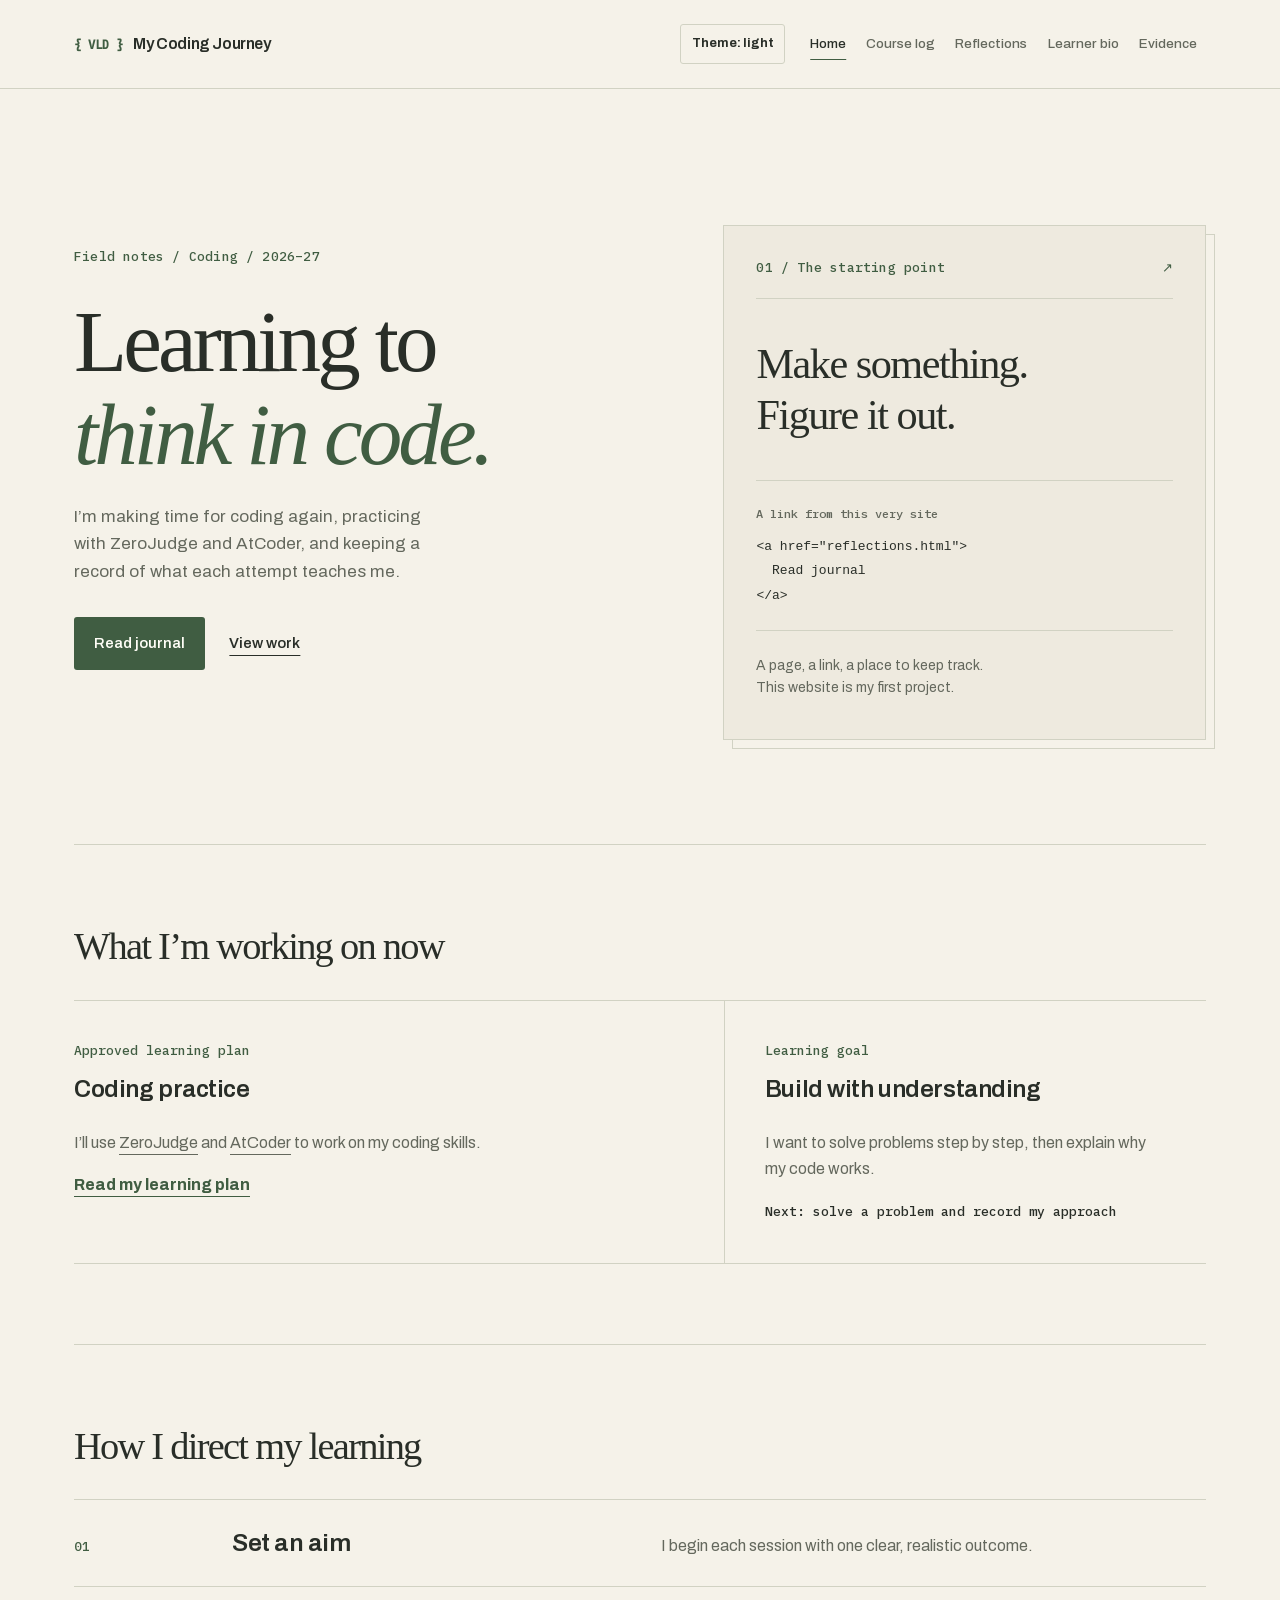
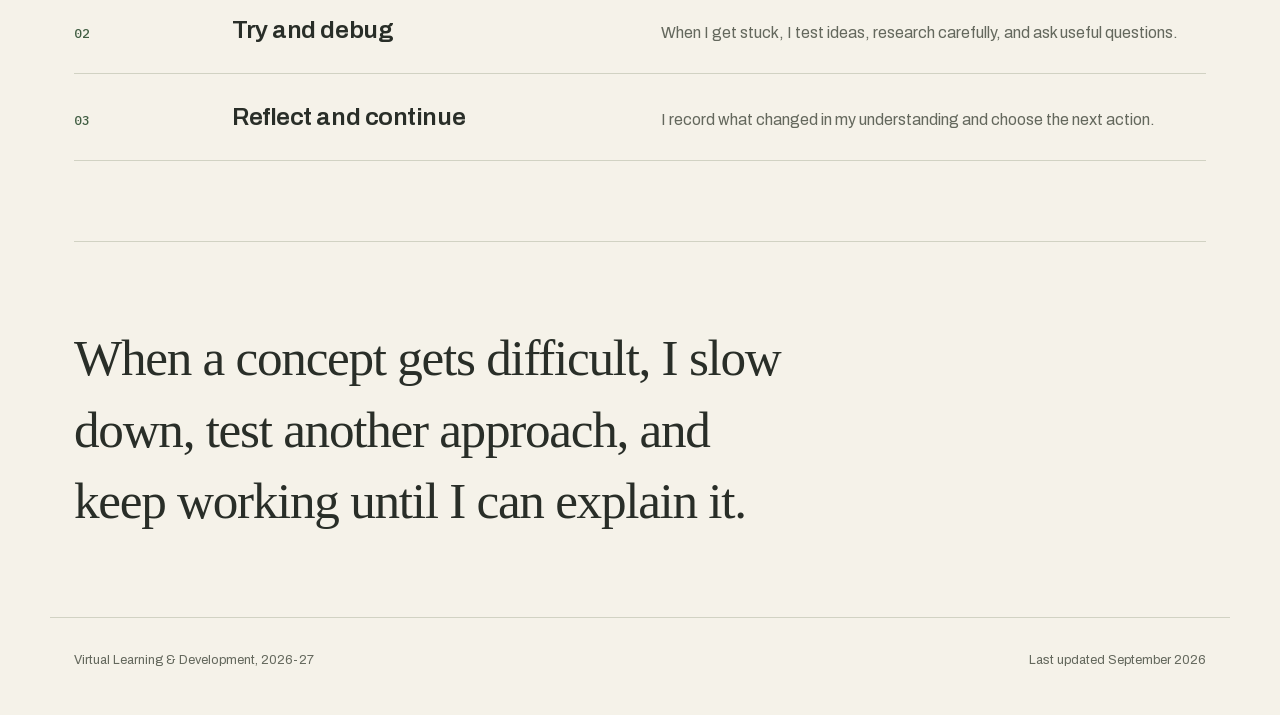
<file: index.html>
<!doctype html>
<html lang="en">
<head>
  <meta charset="utf-8">
  <meta name="viewport" content="width=device-width, initial-scale=1">
  <meta name="description" content="A year-long record of my progress learning to code through Virtual Learning and Development.">
  <meta name="theme-color" content="#111214">
  <meta property="og:title" content="My Coding Journey">
  <meta property="og:description" content="Experiments, mistakes, reflections, and small programs from a year of learning to code.">
  <meta property="og:image" content="https://abiel-tsai.github.io/vld-coding-journey/assets/images/coding-workspace.webp">
  <meta property="og:type" content="website">
  <title>My Coding Journey | VLD</title>
  <link rel="preload" href="assets/fonts/archivo-latin.woff2" as="font" type="font/woff2" crossorigin>
  <link rel="icon" href="assets/favicon.svg" type="image/svg+xml"><link rel="stylesheet" href="assets/styles.css">
  <script src="assets/site.js" defer></script>
</head>
<body>
  <a class="skip-link" href="#main">Skip to content</a>
  <header class="site-header"><div class="header-inner">
    <a class="brand" href="index.html" aria-label="My Coding Journey home"><span class="brand-mark" translate="no">{ VLD }</span> My Coding Journey</a>
    <button class="theme-toggle" type="button" aria-label="Switch between light and dark themes">Theme: <span>auto</span></button>
    <button class="nav-toggle" type="button" aria-expanded="false" aria-controls="site-nav">Menu</button>
    <nav id="site-nav" class="site-nav" aria-label="Main navigation">
      <a class="active" aria-current="page" href="index.html">Home</a><a href="course-log.html">Course log</a><a href="reflections.html">Reflections</a><a href="learner-bio.html">Learner bio</a><a href="evidence.html">Evidence</a>
    </nav>
  </div></header>

  <main id="main">
    <section class="hero">
      <div class="hero-copy">
        <p class="eyebrow">Field notes / Coding / 2026–27</p>
        <h1>Learning to <span class="accent">think in code.</span></h1>
        <p class="lede">I’m making time for coding again, practicing with ZeroJudge and AtCoder, and keeping a record of what each attempt teaches me.</p>
        <div class="hero-actions"><a class="button primary" href="reflections.html">Read journal</a><a class="button secondary" href="evidence.html">View work</a></div>
      </div>
      <figure class="hero-visual notebook">
        <div class="notebook-top"><span>01 / The starting point</span><span aria-hidden="true">↗</span></div>
        <p class="notebook-title">Make something.<br>Figure it out.</p>
        <div class="code-sample"><span class="meta-label">A link from this very site</span><pre><code>&lt;a href="reflections.html"&gt;
  Read journal
&lt;/a&gt;</code></pre></div>
        <figcaption>A page, a link, a place to keep track.<br>This website is my first project.</figcaption>
      </figure>
    </section>

    <section class="section" aria-labelledby="focus-heading">
      <h2 id="focus-heading">What I’m working on now</h2>
      <div class="focus-panel">
        <article class="focus-primary"><span class="meta-label">Approved learning plan</span><h3>Coding practice</h3><p>I’ll use <a href="https://zerojudge.tw/">ZeroJudge</a> and <a href="https://atcoder.jp/">AtCoder</a> to work on my coding skills.</p><a class="text-link" href="course-log.html">Read my learning plan</a></article>
        <article class="focus-secondary"><span class="meta-label">Learning goal</span><h3>Build with understanding</h3><p>I want to solve problems step by step, then explain why my code works.</p><p class="status-note">Next: solve a problem and record my approach</p></article>
      </div>
    </section>

    <section class="section" aria-labelledby="loop-heading">
      <h2 id="loop-heading">How I direct my learning</h2>
      <ol class="learning-path">
        <li><h3>Set an aim</h3><p>I begin each session with one clear, realistic outcome.</p></li>
        <li><h3>Try and debug</h3><p>When I get stuck, I test ideas, research carefully, and ask useful questions.</p></li>
        <li><h3>Reflect and continue</h3><p>I record what changed in my understanding and choose the next action.</p></li>
      </ol>
    </section>

    <section class="section statement" aria-label="Learning principle">
      <blockquote>When a concept gets difficult, I slow down, test another approach, and keep working until I can explain it.</blockquote>
    </section>
  </main>
  <footer><p>Virtual Learning &amp; Development, 2026-27</p><p>Last updated September 2026</p></footer>
</body>
</html>
</file>
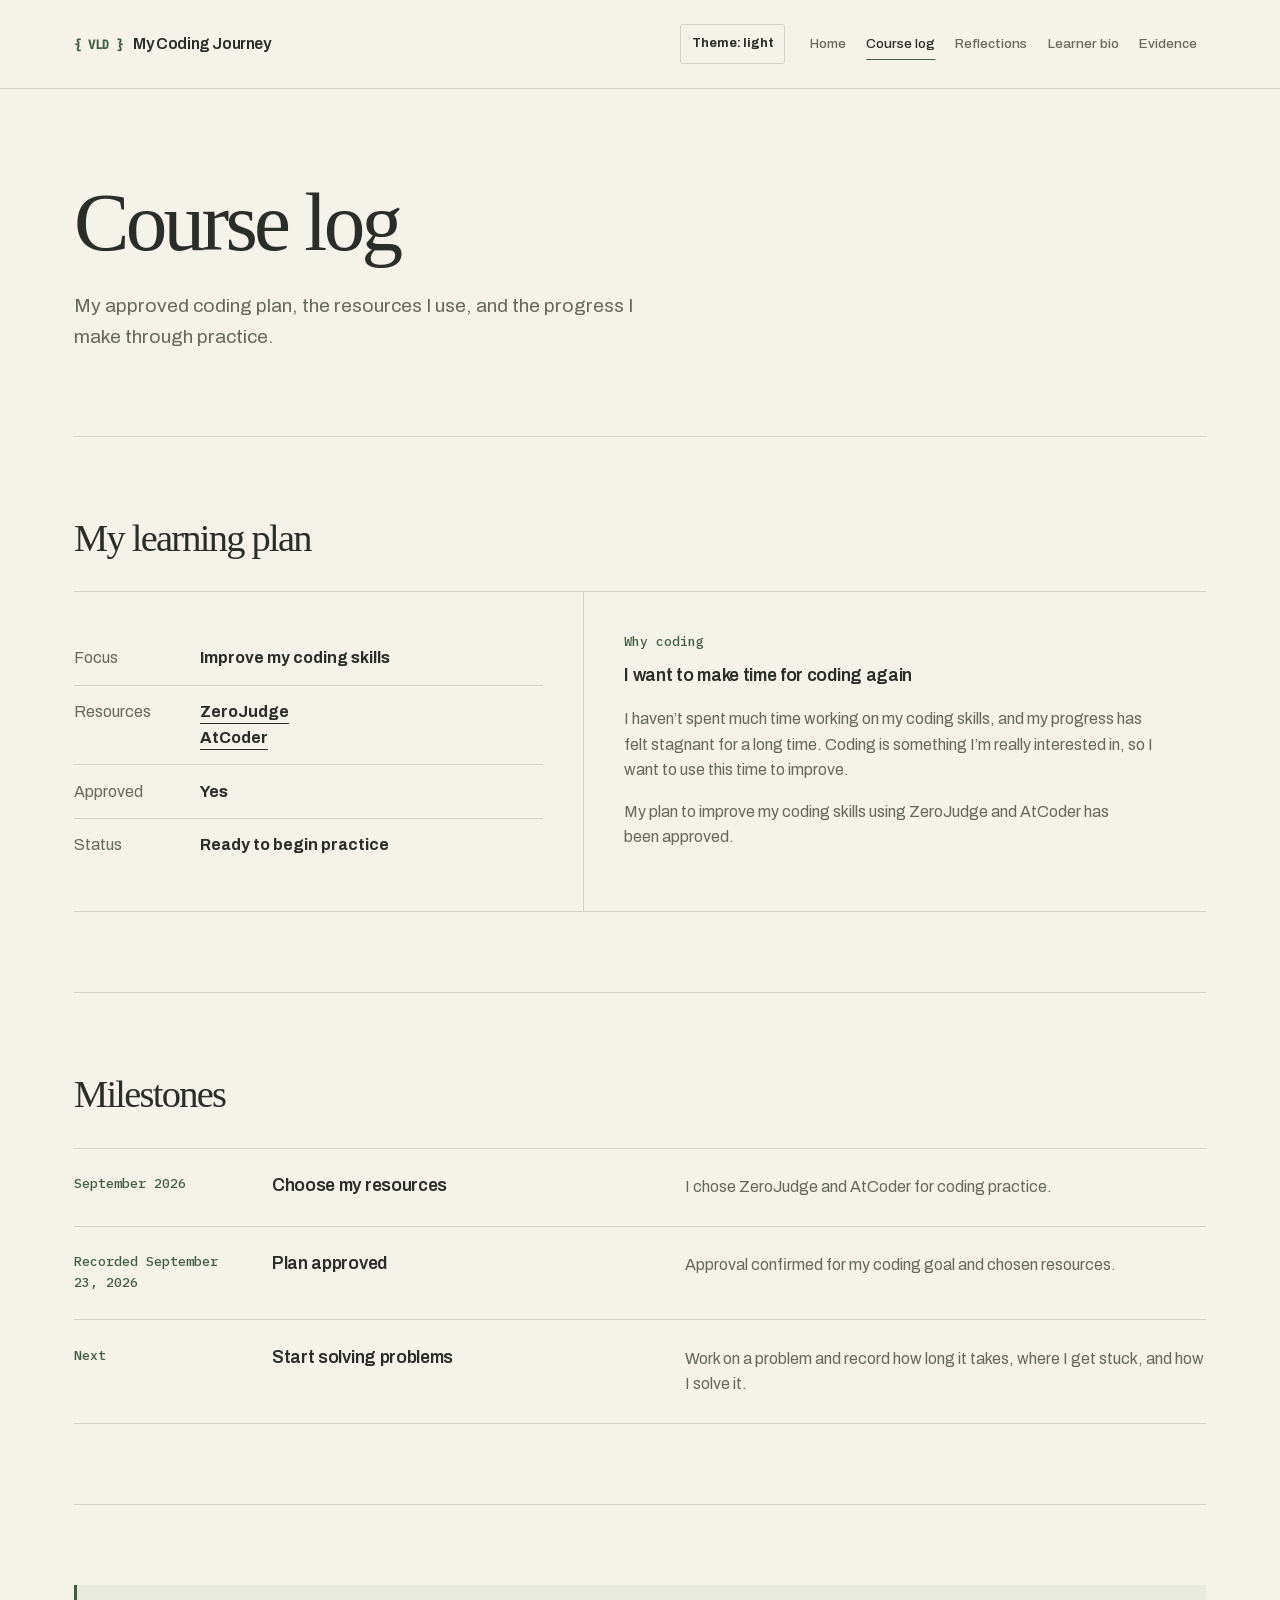
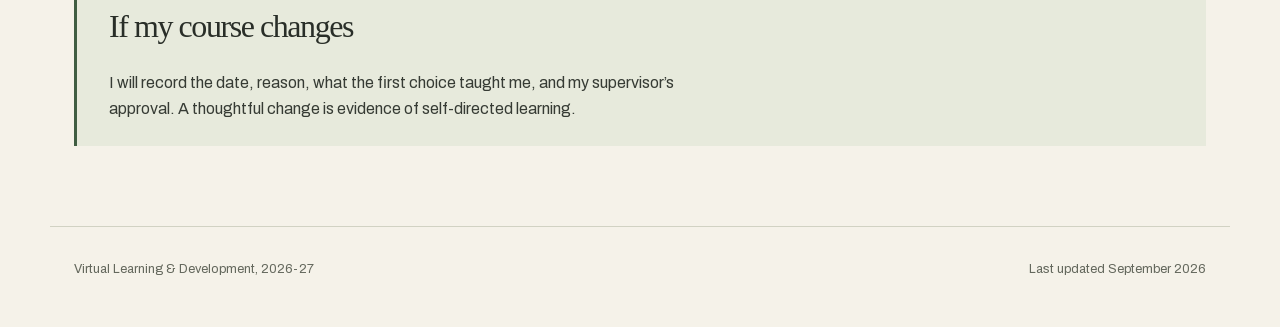
<file: course-log.html>
<!doctype html>
<html lang="en">
<head><meta charset="utf-8"><meta name="viewport" content="width=device-width, initial-scale=1"><meta name="description" content="My coding course details, choices, and progress log."><meta name="theme-color" content="#111214"><title>Course Log | My Coding Journey</title><link rel="icon" href="assets/favicon.svg" type="image/svg+xml"><link rel="stylesheet" href="assets/styles.css"><script src="assets/site.js" defer></script></head>
<body><a class="skip-link" href="#main">Skip to content</a>
<header class="site-header"><div class="header-inner"><a class="brand" href="index.html"><span class="brand-mark" translate="no">{ VLD }</span> My Coding Journey</a><button class="theme-toggle" type="button" aria-label="Switch between light and dark themes">Theme: <span>auto</span></button><button class="nav-toggle" type="button" aria-expanded="false" aria-controls="site-nav">Menu</button><nav id="site-nav" class="site-nav" aria-label="Main navigation"><a href="index.html">Home</a><a class="active" aria-current="page" href="course-log.html">Course log</a><a href="reflections.html">Reflections</a><a href="learner-bio.html">Learner bio</a><a href="evidence.html">Evidence</a></nav></div></header>
<main id="main" class="page-main">
  <header class="page-heading"><h1>Course log</h1><p>My approved coding plan, the resources I use, and the progress I make through practice.</p></header>
  <section class="section" aria-labelledby="course-details"><h2 id="course-details">My learning plan</h2><div class="split-panel"><div><dl class="details"><div><dt>Focus</dt><dd>Improve my coding skills</dd></div><div><dt>Resources</dt><dd><a href="https://zerojudge.tw/">ZeroJudge</a><br><a href="https://atcoder.jp/">AtCoder</a></dd></div><div><dt>Approved</dt><dd>Yes</dd></div><div><dt>Status</dt><dd>Ready to begin practice</dd></div></dl></div><div class="purpose-copy"><span class="meta-label">Why coding</span><h3>I want to make time for coding again</h3><p>I haven’t spent much time working on my coding skills, and my progress has felt stagnant for a long time. Coding is something I’m really interested in, so I want to use this time to improve.</p><p>My plan to improve my coding skills using ZeroJudge and AtCoder has been approved.</p></div></div></section>
  <section class="section" aria-labelledby="milestones"><h2 id="milestones">Milestones</h2><div class="timeline"><article><time>September 2026</time><h3>Choose my resources</h3><p>I chose ZeroJudge and AtCoder for coding practice.</p></article><article><time datetime="2026-09-23">Recorded September 23, 2026</time><h3>Plan approved</h3><p>Approval confirmed for my coding goal and chosen resources.</p></article><article><span class="meta-label">Next</span><h3>Start solving problems</h3><p>Work on a problem and record how long it takes, where I get stuck, and how I solve it.</p></article></div></section>
  <section class="section"><div class="callout"><h2>If my course changes</h2><p>I will record the date, reason, what the first choice taught me, and my supervisor’s approval. A thoughtful change is evidence of self-directed learning.</p></div></section>
</main><footer><p>Virtual Learning &amp; Development, 2026-27</p><p>Last updated September 2026</p></footer></body></html>
</file>
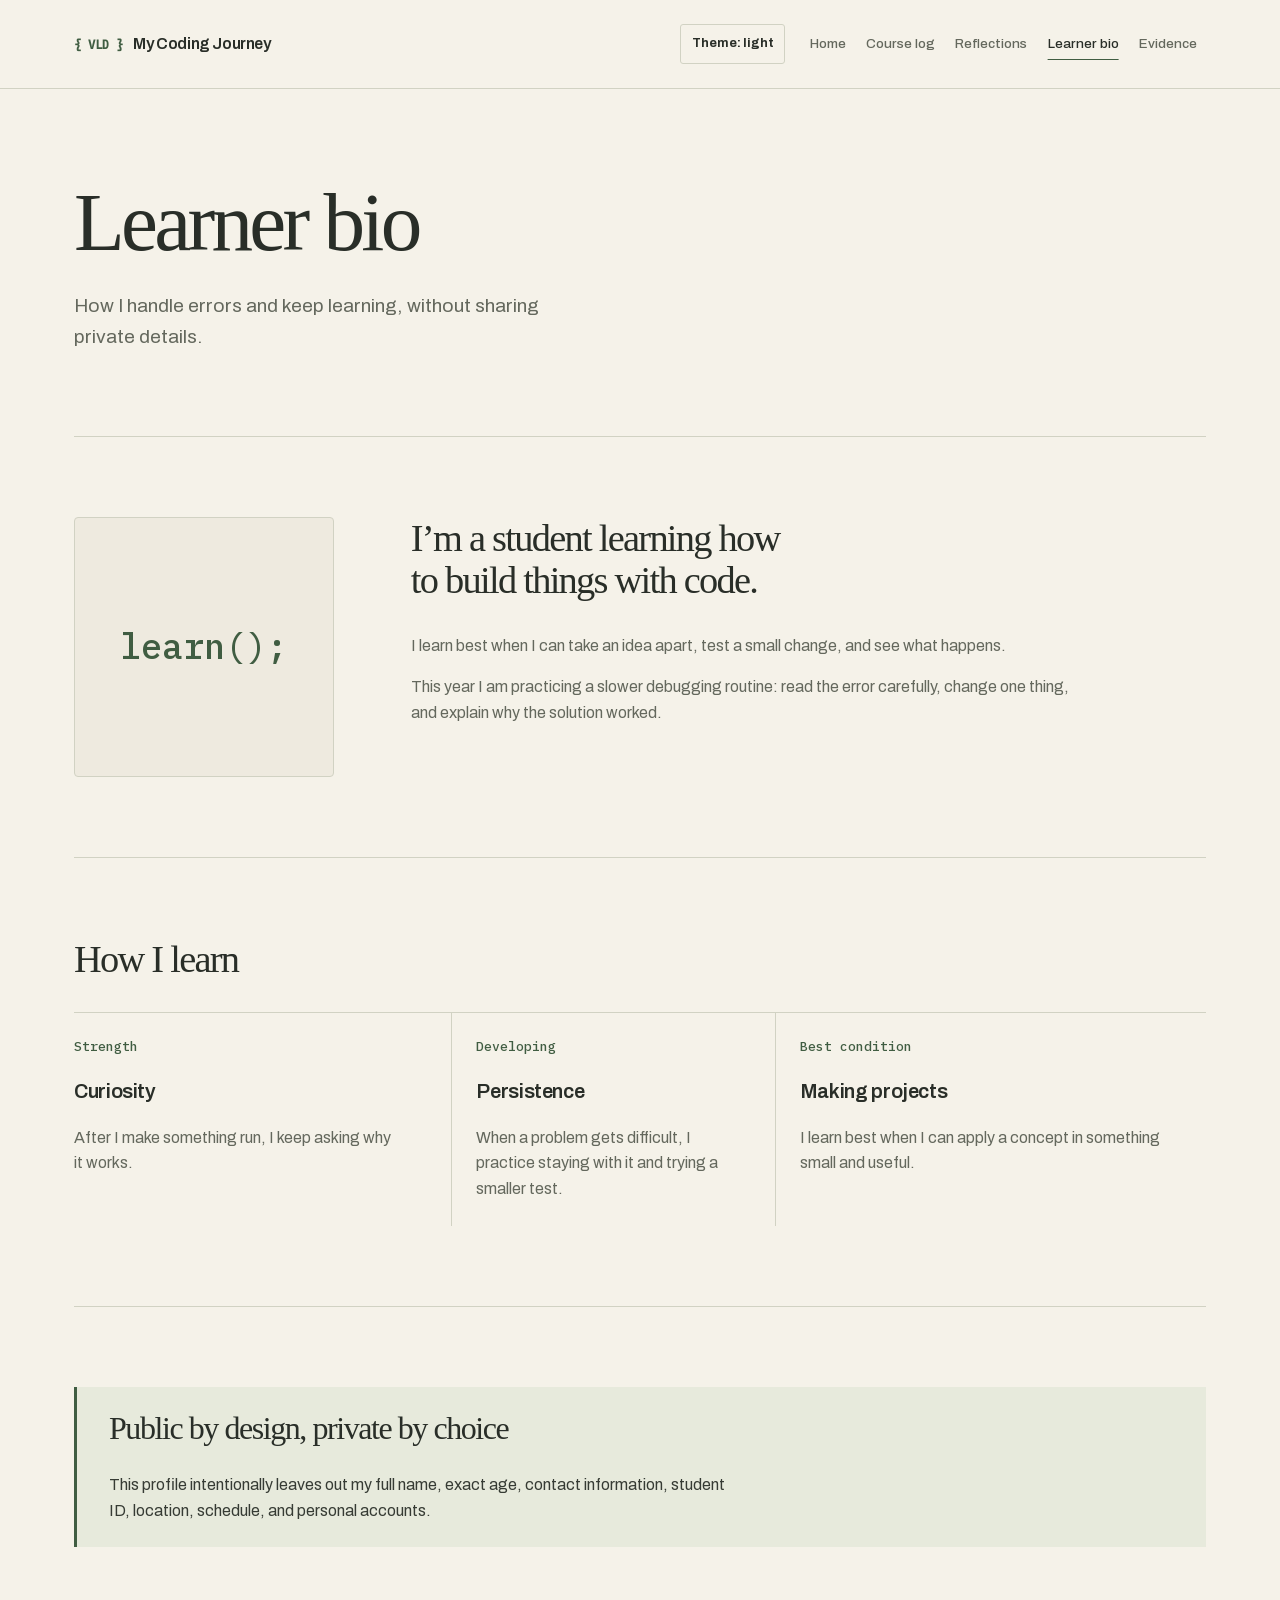
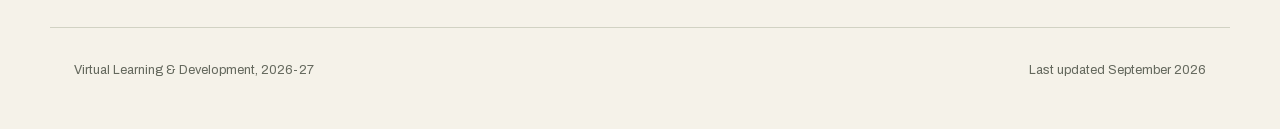
<file: learner-bio.html>
<!doctype html>
<html lang="en">
<head><meta charset="utf-8"><meta name="viewport" content="width=device-width, initial-scale=1"><meta name="description" content="A safe learner profile describing my interests and approach to coding."><meta name="theme-color" content="#111214"><title>Learner Bio | My Coding Journey</title><link rel="icon" href="assets/favicon.svg" type="image/svg+xml"><link rel="stylesheet" href="assets/styles.css"><script src="assets/site.js" defer></script></head>
<body><a class="skip-link" href="#main">Skip to content</a>
<header class="site-header"><div class="header-inner"><a class="brand" href="index.html"><span class="brand-mark" translate="no">{ VLD }</span> My Coding Journey</a><button class="theme-toggle" type="button" aria-label="Switch between light and dark themes">Theme: <span>auto</span></button><button class="nav-toggle" type="button" aria-expanded="false" aria-controls="site-nav">Menu</button><nav id="site-nav" class="site-nav" aria-label="Main navigation"><a href="index.html">Home</a><a href="course-log.html">Course log</a><a href="reflections.html">Reflections</a><a class="active" aria-current="page" href="learner-bio.html">Learner bio</a><a href="evidence.html">Evidence</a></nav></div></header>
<main id="main" class="page-main">
  <header class="page-heading"><h1>Learner bio</h1><p>How I handle errors and keep learning, without sharing private details.</p></header>
  <section class="section profile-intro" aria-labelledby="bio-heading"><div class="profile-code" aria-hidden="true">learn();</div><div class="profile-copy"><h2 id="bio-heading">I’m a student learning how to build things with code.</h2><p>I learn best when I can take an idea apart, test a small change, and see what happens.</p><p>This year I am practicing a slower debugging routine: read the error carefully, change one thing, and explain why the solution worked.</p></div></section>
  <section class="section" aria-labelledby="traits-heading"><h2 id="traits-heading">How I learn</h2><ul class="traits"><li><span class="meta-label">Strength</span><h3>Curiosity</h3><p>After I make something run, I keep asking why it works.</p></li><li><span class="meta-label">Developing</span><h3>Persistence</h3><p>When a problem gets difficult, I practice staying with it and trying a smaller test.</p></li><li><span class="meta-label">Best condition</span><h3>Making projects</h3><p>I learn best when I can apply a concept in something small and useful.</p></li></ul></section>
  <section class="section"><div class="callout"><h2>Public by design, private by choice</h2><p>This profile intentionally leaves out my full name, exact age, contact information, student ID, location, schedule, and personal accounts.</p></div></section>
</main><footer><p>Virtual Learning &amp; Development, 2026-27</p><p>Last updated September 2026</p></footer></body></html>
</file>
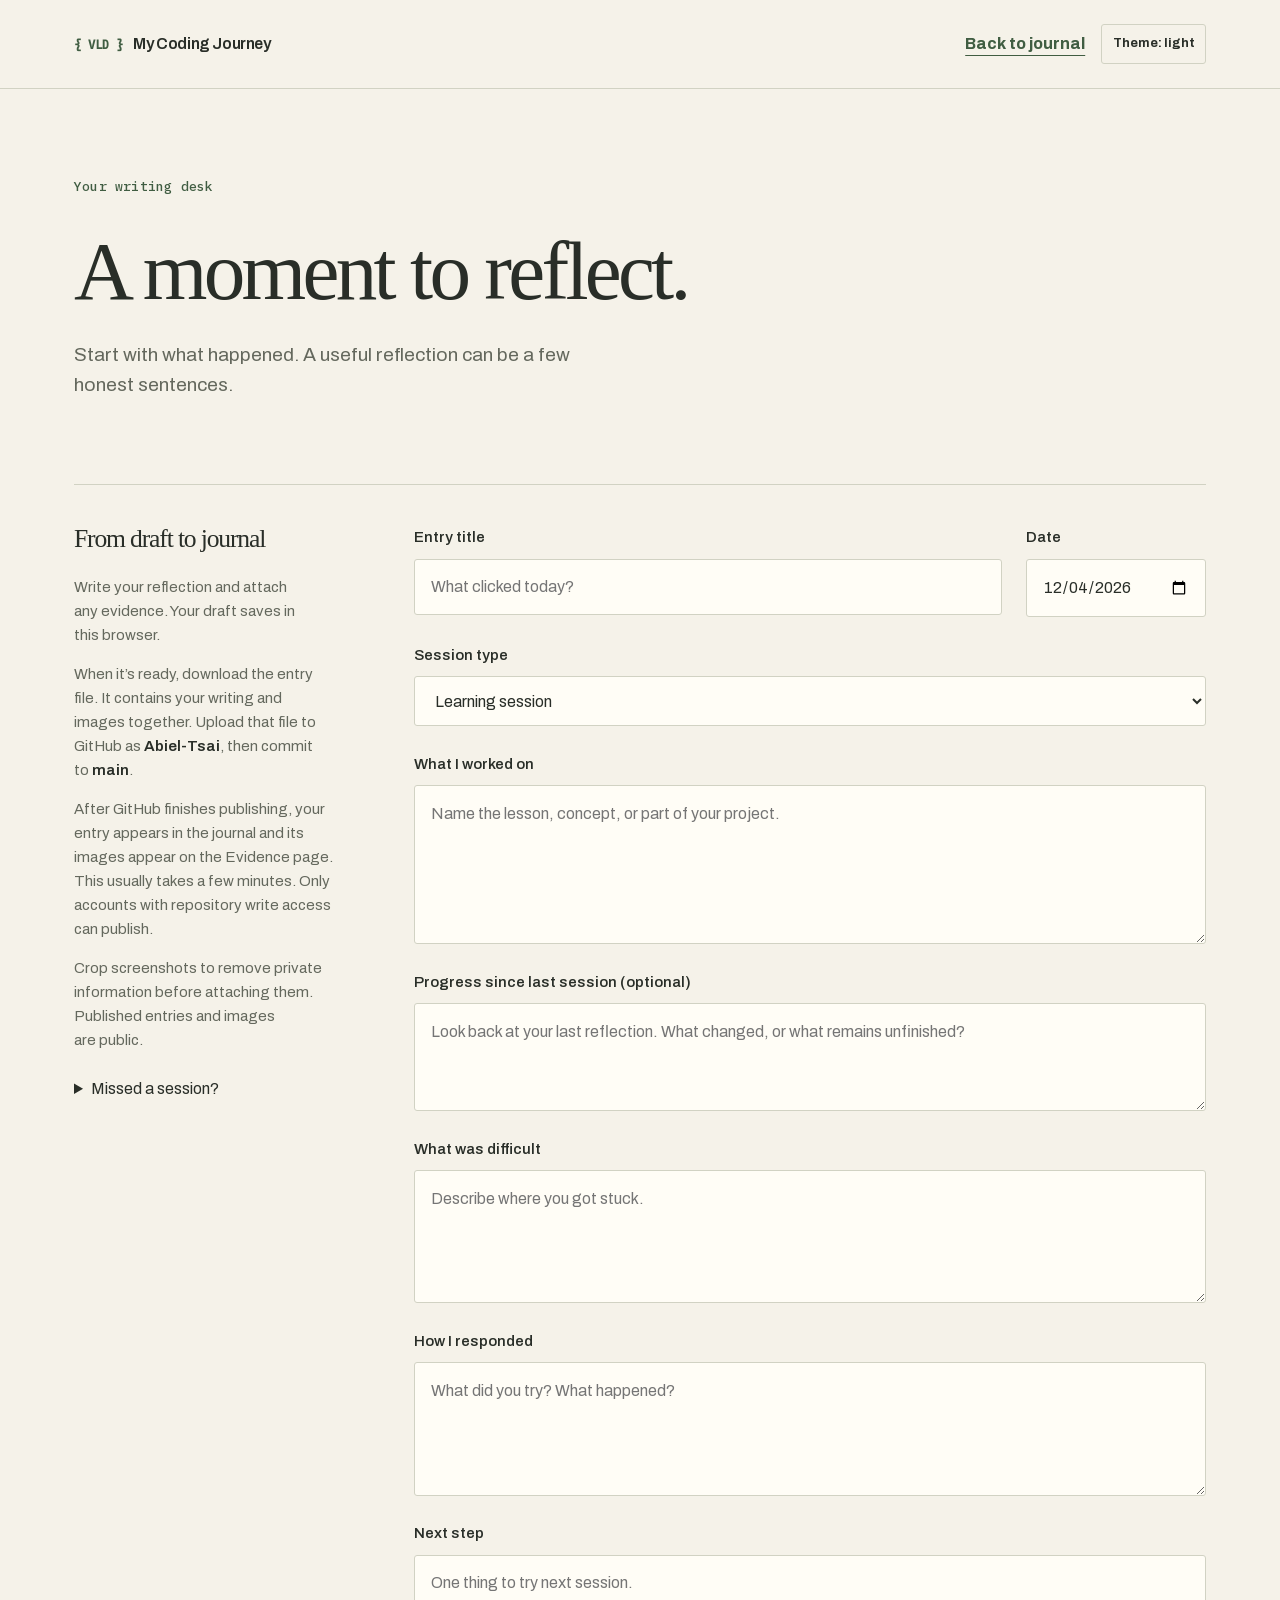
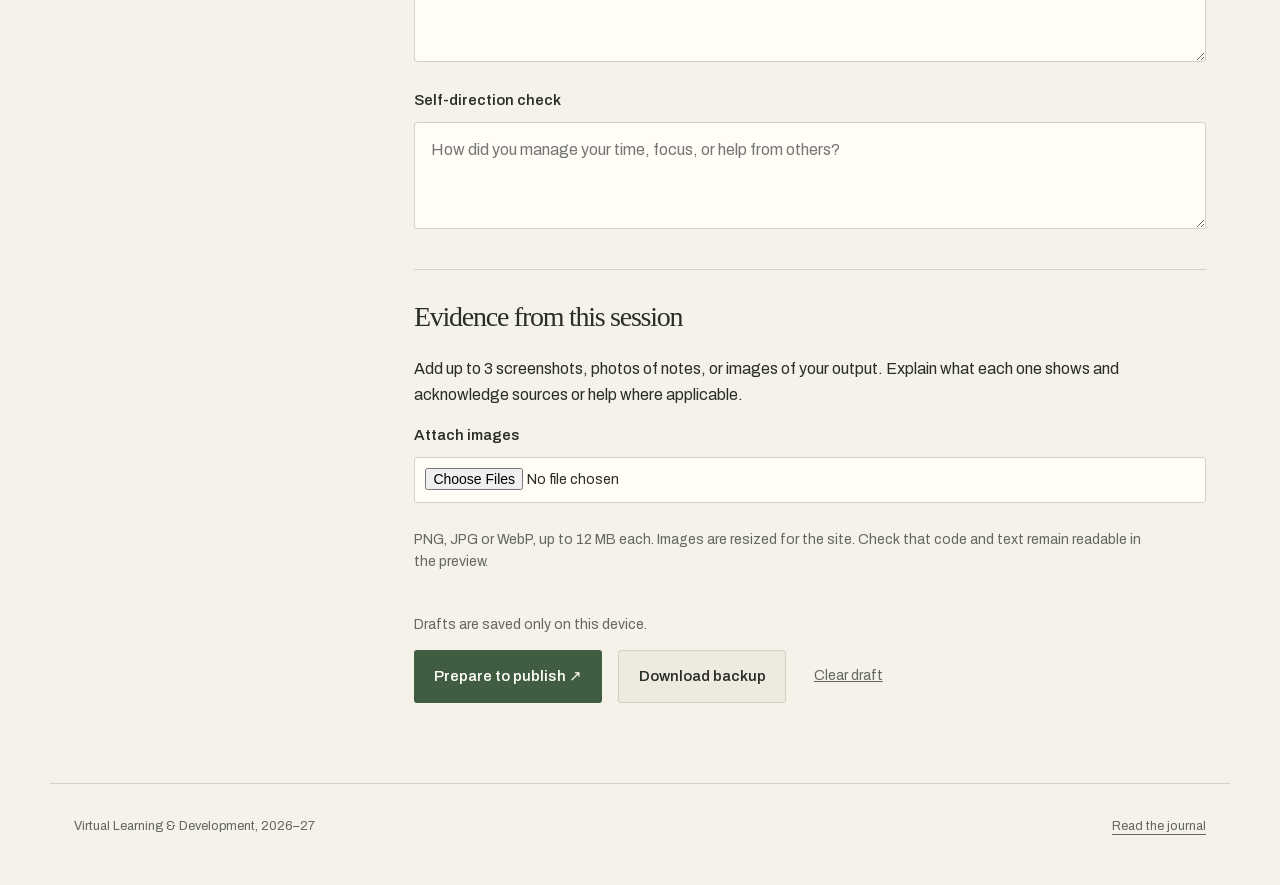
<file: write.html>
<!doctype html>
<html lang="en">
<head><meta charset="utf-8"><meta name="viewport" content="width=device-width, initial-scale=1"><meta name="robots" content="noindex"><meta name="theme-color" content="#f5f2e9"><title>Write a reflection | My Coding Journey</title><link rel="icon" href="assets/favicon.svg" type="image/svg+xml"><link rel="stylesheet" href="assets/styles.css"><script src="assets/site.js" defer></script><script src="assets/editor.js?v=20261125-caption" defer></script></head>
<body><a class="skip-link" href="#main">Skip to content</a>
<header class="site-header"><div class="header-inner"><a class="brand" href="index.html"><span class="brand-mark">{ VLD }</span> My Coding Journey</a><a class="text-link" href="reflections.html">Back to journal</a><button class="theme-toggle" type="button" aria-label="Switch between light and dark themes">Theme: <span>auto</span></button></div></header>
<main id="main" class="page-main editor-main">
  <header class="page-heading"><p class="eyebrow">Your writing desk</p><h1>A moment to reflect.</h1><p>Start with what happened. A useful reflection can be a few honest sentences.</p></header>
  <div class="editor-layout"><aside class="editor-note"><h2>From draft to journal</h2><p>Write your reflection and attach any evidence. Your draft saves in this browser.</p><p>When it’s ready, download the entry file. It contains your writing and images together. Upload that file to GitHub as <strong>Abiel-Tsai</strong>, then commit to <strong>main</strong>.</p><p>After GitHub finishes publishing, your entry appears in the journal and its images appear on the Evidence page. This usually takes a few minutes. Only accounts with repository write access can publish.</p><p>Crop screenshots to remove private information before attaching them. Published entries and images are public.</p><details><summary>Missed a session?</summary><p>Record the date you missed and say you were absent. Describe any work outside class only if you did it. Finish with a specific plan for your next session.</p></details></aside>
  <form id="reflection-form">
    <div class="editor-row"><label>Entry title<input name="title" required maxlength="120" placeholder="What clicked today?" autocomplete="off"></label><label>Date<input name="date" type="date" required></label></div>
    <label>Session type<select name="session"><option value="practice">Learning session</option><option value="absent">Absent / missed session</option></select></label>
    <p id="absence-help" class="muted" hidden>For an absence, the title, date, what happened, and next step are required. The other reflection fields and images are optional. You do not need to invent work or evidence.</p>
    <label>What I worked on<textarea name="work" required maxlength="5000" rows="5" placeholder="Name the lesson, concept, or part of your project."></textarea></label>
    <label>Progress since last session (optional)<textarea name="progress" maxlength="5000" rows="3" placeholder="Look back at your last reflection. What changed, or what remains unfinished?"></textarea></label>
    <label>What was difficult<textarea name="challenge" required maxlength="5000" rows="4" placeholder="Describe where you got stuck."></textarea></label>
    <label>How I responded<textarea name="response" required maxlength="5000" rows="4" placeholder="What did you try? What happened?"></textarea></label>
    <label>Next step<textarea name="next" required maxlength="5000" rows="3" placeholder="One thing to try next session."></textarea></label>
    <label>Self-direction check<textarea name="check" required maxlength="5000" rows="3" placeholder="How did you manage your time, focus, or help from others?"></textarea></label>
    <section class="image-attachments" aria-labelledby="image-heading"><h2 id="image-heading">Evidence from this session</h2><p>Add up to 3 screenshots, photos of notes, or images of your output. Explain what each one shows and acknowledge sources or help where applicable.</p><label for="image-input">Attach images</label><input id="image-input" type="file" accept="image/png,image/jpeg,image/webp" multiple aria-describedby="image-help image-status"><p id="image-help" class="muted">PNG, JPG or WebP, up to 12 MB each. Images are resized for the site. Check that code and text remain readable in the preview.</p><p id="image-status" role="status"></p><div id="image-list"></div></section>
    <p id="draft-status" class="draft-status" role="status">Drafts are saved only on this device.</p>
    <div class="editor-actions"><button class="button primary" type="submit">Prepare to publish ↗</button><button class="button secondary" id="download-draft" type="button">Download backup</button><button class="text-button" id="clear-draft" type="button">Clear draft</button></div>
  </form></div>
  <section id="publish-panel" class="publish-panel" hidden aria-labelledby="publish-heading"><h2 id="publish-heading">Publish your entry</h2><p id="entry-summary"></p><p id="publish-status" role="status"></p><ol class="publish-steps"><li>Download the entry file below. Your images are included inside it.</li><li>Open GitHub upload and sign in as <strong>Abiel-Tsai</strong>. Drop the downloaded <strong>.json</strong> file into the upload area. Keep the filename unchanged.</li><li>Choose <strong>Commit changes</strong> and commit directly to <strong>main</strong>. Wait a few minutes, then check your journal.</li></ol><p class="muted">Filename: <span id="entry-filename"></span></p><div class="editor-actions"><button id="download-entry" class="button primary" type="button">1. Download entry file</button><a id="github-publish" class="button secondary" href="https://github.com/Abiel-Tsai/vld-coding-journey/upload/main/_data/reflections" target="_blank" rel="noopener noreferrer">2. Open GitHub upload ↗</a><a class="text-link" href="reflections.html">Check journal</a></div><p class="muted">Downloading does not publish. Your draft stays here after publishing; clear it when you’re ready to start a new entry. If GitHub warns that the filename already exists, cancel unless you intend to replace that entry.</p></section>
  <noscript><p>The writing form needs JavaScript. You can also add an entry directly in the <a href="https://github.com/Abiel-Tsai/vld-coding-journey">GitHub repository</a>.</p></noscript>
</main><footer><p>Virtual Learning &amp; Development, 2026–27</p><a href="reflections.html">Read the journal</a></footer>
</body></html>
</file>
<file: assets/styles.css>
@font-face{font-family:Archivo;src:url("fonts/archivo-latin.woff2") format("woff2");font-style:normal;font-weight:100 900;font-display:swap}
@font-face{font-family:"IBM Plex Mono";src:url("fonts/ibm-plex-mono-500-latin.woff2") format("woff2");font-style:normal;font-weight:500;font-display:swap}
:root{color-scheme:light dark;--page:#f1f2f4;--surface:#fafaf9;--strong:#fff;--ink:#1b1c1f;--muted:#5f6268;--line:#d2d5da;--accent:#c94227;--accent-ink:#fff;--soft-accent:#f7ddd7;--image-filter:saturate(.88) contrast(1.04);--selection:#f3b8aa;--max:1180px;--radius:14px;--ease:cubic-bezier(.16,1,.3,1)}
@media(prefers-color-scheme:dark){:root{--page:#111214;--surface:#191a1d;--strong:#202125;--ink:#f2f1ed;--muted:#b0b0aa;--line:#36383d;--accent:#ff795b;--accent-ink:#19110f;--soft-accent:#3c241f;--image-filter:saturate(.78) contrast(1.08) brightness(.88);--selection:#7a3528}}
html[data-theme="light"]{color-scheme:light;--page:#f1f2f4;--surface:#fafaf9;--strong:#fff;--ink:#1b1c1f;--muted:#5f6268;--line:#d2d5da;--accent:#c94227;--accent-ink:#fff;--soft-accent:#f7ddd7;--image-filter:saturate(.88) contrast(1.04);--selection:#f3b8aa}
html[data-theme="dark"]{color-scheme:dark;--page:#111214;--surface:#191a1d;--strong:#202125;--ink:#f2f1ed;--muted:#b0b0aa;--line:#36383d;--accent:#ff795b;--accent-ink:#19110f;--soft-accent:#3c241f;--image-filter:saturate(.78) contrast(1.08) brightness(.88);--selection:#7a3528}
*{box-sizing:border-box}html{scroll-behavior:smooth}body{margin:0;background:var(--page);color:var(--ink);font-family:Archivo,ui-sans-serif,sans-serif;font-size:1rem;line-height:1.65;text-rendering:optimizeLegibility}::selection{background:var(--selection);color:var(--ink)}::-webkit-scrollbar{width:12px}::-webkit-scrollbar-track{background:var(--page)}::-webkit-scrollbar-thumb{background:var(--line);border:3px solid var(--page);border-radius:999px}a{color:inherit;text-decoration-thickness:.08em;text-underline-offset:.2em}button,a{-webkit-tap-highlight-color:transparent}button{font:inherit}:focus-visible{outline:3px solid var(--accent);outline-offset:4px}
.skip-link{position:fixed;top:-100px;left:1rem;z-index:100;padding:.65rem .9rem;border-radius:8px;background:var(--accent);color:var(--accent-ink);font-weight:750}.skip-link:focus{top:1rem}
.site-header{position:sticky;top:0;z-index:20;background:color-mix(in srgb,var(--page) 91%,transparent);border-bottom:1px solid var(--line);backdrop-filter:blur(14px)}.header-inner{display:flex;min-height:68px;max-width:var(--max);margin:0 auto;padding:0 1.5rem;align-items:center;gap:1rem}.brand{display:flex;align-items:baseline;gap:.65rem;margin-right:auto;font-weight:760;letter-spacing:-.025em;text-decoration:none;white-space:nowrap}.brand-mark{color:var(--accent);font-family:"IBM Plex Mono",monospace;font-size:.76rem;letter-spacing:0}.site-nav{display:flex;align-items:center;gap:.1rem}.site-nav a{padding:.48rem .58rem;border-radius:8px;color:var(--muted);font-size:.84rem;font-weight:650;text-decoration:none;white-space:nowrap}.site-nav a:hover,.site-nav a.active{color:var(--ink);background:var(--surface)}.nav-toggle,.theme-toggle{min-height:40px;border:1px solid var(--line);border-radius:9px;background:transparent;color:var(--ink);cursor:pointer;font-size:.78rem;font-weight:700}.nav-toggle{display:none;padding:.45rem .75rem}.theme-toggle{padding:.45rem .65rem;white-space:nowrap}.nav-toggle:hover,.theme-toggle:hover{background:var(--surface)}.nav-toggle:active,.theme-toggle:active,.button:active{transform:translateY(1px)}
main,footer{max-width:var(--max);margin:0 auto;padding-inline:1.5rem}.hero{display:grid;grid-template-columns:minmax(0,1.05fr) minmax(360px,.95fr);min-height:calc(100dvh - 69px);padding:4.5rem 0;align-items:center;gap:clamp(2rem,6vw,5rem)}.hero-copy{max-width:650px}h1,h2,h3,p{margin-top:0}h1,h2,h3{text-wrap:balance}h1{max-width:800px;margin-bottom:1.4rem;font-size:clamp(3.5rem,7vw,6rem);font-weight:790;line-height:.96;letter-spacing:-.04em}h1 .accent{color:var(--accent)}h2{font-size:clamp(1.9rem,4vw,3.1rem);font-weight:740;line-height:1.04;letter-spacing:-.035em}h3{font-size:1.1rem;line-height:1.25;letter-spacing:-.018em}.lede,.page-heading>p{max-width:65ch;color:var(--muted);font-size:clamp(1.05rem,2vw,1.2rem);line-height:1.6}.hero .lede{max-width:45ch}.hero-actions{display:flex;flex-wrap:wrap;gap:.7rem;margin-top:2rem}.button{display:inline-flex;min-height:46px;padding:.72rem 1rem;align-items:center;justify-content:center;border:1px solid transparent;border-radius:10px;font-weight:740;text-decoration:none;transition:transform .2s var(--ease),background-color .2s var(--ease);white-space:nowrap}.button.primary{background:var(--accent);color:var(--accent-ink)}.button.primary:hover{background:color-mix(in srgb,var(--accent) 86%,var(--ink))}.button.secondary{border-color:var(--line);background:var(--surface);color:var(--ink)}.button.secondary:hover{background:var(--strong)}.hero-visual{margin:0}.hero-image-wrap{position:relative;overflow:hidden;aspect-ratio:4/5;border-radius:var(--radius);background:var(--surface)}.hero-image-wrap:after{content:"";position:absolute;inset:0;border:1px solid color-mix(in srgb,var(--ink) 18%,transparent);border-radius:inherit;pointer-events:none}.hero-image-wrap img{width:100%;height:100%;object-fit:cover;filter:var(--image-filter)}.hero-visual figcaption{max-width:38ch;margin-top:.75rem;color:var(--muted);font-family:"IBM Plex Mono",monospace;font-size:.75rem}
.section{padding:clamp(4.5rem,9vw,8rem) 0;border-top:1px solid var(--line)}.section>h2{max-width:14ch;margin-bottom:2rem}.section-intro{max-width:65ch;margin:-1rem 0 2.5rem;color:var(--muted)}.focus-panel{display:grid;grid-template-columns:1.15fr .85fr;overflow:hidden;border:1px solid var(--line);border-radius:var(--radius);background:var(--surface)}.focus-primary,.focus-secondary{padding:clamp(1.5rem,4vw,3rem)}.focus-primary{border-right:1px solid var(--line)}.meta-label{display:block;margin-bottom:.7rem;color:var(--accent);font-family:"IBM Plex Mono",monospace;font-size:.74rem}.focus-panel h3{font-size:clamp(1.4rem,3vw,2rem)}.focus-panel p{max-width:52ch;color:var(--muted)}.text-link{color:var(--accent);font-weight:720;text-decoration-thickness:1px}.status-note{margin:1.3rem 0 0;color:var(--ink)!important;font-family:"IBM Plex Mono",monospace;font-size:.76rem}
.learning-path{margin:0;padding:0;list-style:none;counter-reset:step}.learning-path li{display:grid;grid-template-columns:110px minmax(180px,.7fr) minmax(0,1fr);gap:clamp(1rem,4vw,3rem);padding:1.6rem 0;align-items:baseline;border-bottom:1px solid var(--line);counter-increment:step}.learning-path li:first-child{border-top:1px solid var(--line)}.learning-path li:before{content:"0" counter(step);color:var(--accent);font-family:"IBM Plex Mono",monospace;font-size:.82rem}.learning-path h3,.learning-path p{margin-bottom:0}.learning-path h3{font-size:clamp(1.2rem,2.2vw,1.55rem)}.learning-path p{color:var(--muted)}.statement{display:block}.statement blockquote{max-width:880px;margin:0 auto;font-size:clamp(2rem,5vw,4.4rem);font-weight:720;line-height:1.05;letter-spacing:-.035em;text-wrap:balance}
.page-main{min-height:75vh}.page-heading{max-width:920px;padding:clamp(5rem,10vw,9rem) 0 clamp(3rem,7vw,6rem)}.page-heading h1{max-width:12ch}.page-context{margin-bottom:1rem;color:var(--accent);font-family:"IBM Plex Mono",monospace;font-size:.78rem}.split-panel{display:grid;grid-template-columns:.9fr 1.1fr;border:1px solid var(--line);border-radius:var(--radius);background:var(--surface)}.split-panel>*{padding:clamp(1.5rem,4vw,3rem)}.split-panel>*+*{border-left:1px solid var(--line)}.details{margin:0}.details div{display:grid;grid-template-columns:110px 1fr;gap:1rem;padding:.85rem 0;border-bottom:1px solid var(--line)}.details div:last-child{border-bottom:0}.details dt{color:var(--muted)}.details dd{margin:0;font-weight:700}.purpose-copy p{color:var(--muted)}.timeline{margin:0;padding:0;list-style:none}.timeline article{display:grid;grid-template-columns:150px minmax(180px,.7fr) 1fr;gap:clamp(1rem,4vw,3rem);padding:1.6rem 0;border-bottom:1px solid var(--line)}.timeline article:first-child{border-top:1px solid var(--line)}.timeline time{color:var(--accent);font-family:"IBM Plex Mono",monospace;font-size:.78rem}.timeline h3,.timeline p{margin-bottom:0}.timeline p{color:var(--muted)}.callout{padding:clamp(1.4rem,4vw,2.5rem);border:1px solid var(--line);border-radius:var(--radius);background:var(--soft-accent)}.callout h2{font-size:clamp(1.35rem,3vw,2rem)}.callout p{max-width:70ch;margin-bottom:0;color:color-mix(in srgb,var(--ink) 78%,var(--muted))}
.journal-list{display:grid;gap:1.5rem}.journal-entry{padding:clamp(1.3rem,4vw,2.5rem);border:1px solid var(--line);border-radius:var(--radius);background:var(--surface)}.journal-entry>header{display:flex;justify-content:space-between;gap:1rem;padding-bottom:1.2rem;border-bottom:1px solid var(--line)}.journal-entry .week{margin-bottom:.4rem;color:var(--accent);font-family:"IBM Plex Mono",monospace;font-size:.75rem}.journal-entry time{color:var(--muted);white-space:nowrap}.reflection-grid{display:grid;grid-template-columns:repeat(2,1fr);gap:1.5rem 2.5rem;padding-top:1.6rem}.reflection-grid h3{margin-bottom:.5rem}.reflection-grid p,.self-check{color:var(--muted)}.self-check{margin:1rem 0 0;padding-top:1rem;border-top:1px solid var(--line)}details.template-entry{border:1px dashed var(--line);border-radius:var(--radius)}details.template-entry summary{padding:1.2rem 1.4rem;cursor:pointer;font-weight:720}details.template-entry[open] summary{border-bottom:1px dashed var(--line)}.template-content{padding:1.4rem}
.profile-intro{display:grid;grid-template-columns:260px 1fr;gap:clamp(2rem,6vw,5rem);align-items:start}.profile-code{display:grid;min-height:260px;place-items:center;border-radius:var(--radius);background:var(--accent);color:var(--accent-ink);font-family:"IBM Plex Mono",monospace;font-size:clamp(1.4rem,4vw,2.2rem)}.profile-copy{max-width:680px}.profile-copy p{color:var(--muted)}.traits{display:grid;grid-template-columns:1.05fr .9fr 1.2fr;margin:0;padding:0;list-style:none;border-top:1px solid var(--line)}.traits li{padding:1.5rem 1.5rem 1.5rem 0}.traits li+li{padding-left:1.5rem;border-left:1px solid var(--line)}.traits .meta-label{margin-bottom:1.2rem}.traits p{margin-bottom:0;color:var(--muted)}
.project-feature{display:grid;grid-template-columns:1.15fr .85fr;overflow:hidden;border:1px solid var(--line);border-radius:var(--radius);background:var(--surface)}.project-media{min-height:420px;background:var(--strong)}.project-media img{width:100%;height:100%;object-fit:cover;filter:var(--image-filter)}.project-copy{padding:clamp(1.5rem,4vw,3rem);align-self:center}.project-copy p{color:var(--muted)}.tag-list{display:flex;flex-wrap:wrap;gap:.45rem;margin:1.5rem 0 0;padding:0;list-style:none}.tag-list li{padding:.3rem .58rem;border:1px solid var(--line);border-radius:999px;color:var(--muted);font-family:"IBM Plex Mono",monospace;font-size:.7rem}.next-project{display:grid;grid-template-columns:.35fr 1fr;gap:2rem;padding:2rem 0;border-top:1px solid var(--line);border-bottom:1px solid var(--line)}.next-project p{max-width:65ch;margin-bottom:0;color:var(--muted)}.evidence-list{display:grid;grid-template-columns:1.1fr .85fr 1.2fr;margin:0;padding:0;list-style:none;border-top:1px solid var(--line)}.evidence-list li{padding:1.5rem 1.5rem 1.5rem 0}.evidence-list li+li{padding-left:1.5rem;border-left:1px solid var(--line)}.evidence-list p{margin-bottom:0;color:var(--muted)}
footer{display:flex;justify-content:space-between;gap:1rem;padding-top:2rem;padding-bottom:3rem;border-top:1px solid var(--line);color:var(--muted);font-size:.8rem}footer p{margin:0}
@media(prefers-reduced-motion:no-preference){.hero-copy{animation:enter-copy .75s var(--ease) both}.hero-image-wrap{animation:enter-image .9s .08s var(--ease) both}@keyframes enter-copy{from{opacity:.01;transform:translateY(18px)}to{opacity:1;transform:none}}@keyframes enter-image{from{opacity:.01;clip-path:inset(0 0 100% 0 round var(--radius))}to{opacity:1;clip-path:inset(0 0 0 0 round var(--radius))}}}
@media(max-width:900px){.site-nav a{padding-inline:.4rem;font-size:.78rem}.theme-toggle{display:none}.hero{grid-template-columns:1fr .8fr;gap:2rem}h1{font-size:clamp(3rem,7vw,4.5rem)}}
@media(max-width:760px){.header-inner{flex-wrap:wrap;padding-block:.72rem}.nav-toggle,.theme-toggle{display:block}.site-nav{display:none;width:100%;flex-direction:column;align-items:stretch;padding-top:.3rem}.site-nav.open{display:flex}.site-nav a{min-height:44px;padding:.7rem}.theme-toggle{order:2}.nav-toggle{order:3}.site-nav{order:4}.hero{grid-template-columns:1fr;min-height:auto;padding:4rem 0}.hero-copy{max-width:none}h1{font-size:clamp(3rem,14vw,4.5rem)}.hero .lede{max-width:34ch}.hero-image-wrap{aspect-ratio:4/3}.section{padding:4.5rem 0}.focus-panel,.split-panel,.project-feature,.profile-intro{grid-template-columns:1fr}.focus-primary{border-right:0;border-bottom:1px solid var(--line)}.split-panel>*+*{border-left:0;border-top:1px solid var(--line)}.learning-path li,.timeline article{grid-template-columns:52px 1fr;gap:.8rem 1rem}.learning-path p,.timeline p{grid-column:2}.statement,.next-project{grid-template-columns:1fr;gap:.5rem}.reflection-grid{grid-template-columns:1fr}.journal-entry>header,footer{flex-direction:column;align-items:flex-start}.profile-code{min-height:180px}.traits,.evidence-list{grid-template-columns:1fr}.traits li,.traits li+li,.evidence-list li,.evidence-list li+li{padding:1.4rem 0;border-left:0;border-bottom:1px solid var(--line)}.project-media{min-height:280px}}
@media(prefers-reduced-motion:reduce){html{scroll-behavior:auto}*,*:before,*:after{animation-duration:.01ms!important;animation-iteration-count:1!important;transition-duration:.01ms!important}}
@media(prefers-reduced-transparency:reduce){.site-header{background:var(--page);backdrop-filter:none}}
.hero h1{font-size:clamp(3.5rem,5.2vw,4.75rem)}
@media(max-width:760px){.header-inner{gap:.45rem}.brand{font-size:.95rem}.theme-toggle{font-size:0;order:initial}.theme-toggle span{font-size:.78rem;text-transform:capitalize}.nav-toggle{order:initial}.hero h1{font-size:clamp(3rem,14vw,4.5rem)}}
a,button,summary{touch-action:manipulation}h1,h2,h3{scroll-margin-top:90px}details.template-entry summary:hover{background:var(--surface)}

/* Image evidence and reflection publishing. */
select{display:block;width:100%;font:400 1rem/1.6 Archivo,sans-serif;margin:.6rem 0 1.6rem;padding:.9rem 1rem;color:var(--ink);background:var(--strong);border:1px solid var(--line);border-radius:3px}.image-attachments{margin:2.5rem 0;border-top:1px solid var(--line);padding-top:2rem}.image-attachments h2{font-size:1.75rem}.image-editor{min-width:0;margin:1.5rem 0;padding:1.25rem;border:1px solid var(--line)}.image-editor legend{padding:0 .5rem}.image-editor img{display:block;max-width:100%;max-height:420px;margin:0 auto 1.5rem;object-fit:contain}.image-editor input{margin-bottom:1rem}.reflection-gallery{display:grid;gap:2rem;margin-top:2rem}.reflection-image{margin:0;min-width:0}.reflection-image img{display:block;max-width:100%;height:auto;max-height:800px;object-fit:contain;object-position:left center;border:1px solid var(--line)}.reflection-image figcaption{max-width:70ch;margin-top:.75rem;overflow-wrap:anywhere}.reflection-image figcaption p{margin-bottom:.5rem;white-space:pre-line}.image-source{font-size:.875rem;color:var(--muted)}.session-evidence{border-top:1px solid var(--line);padding:2rem 0}.session-evidence h3{margin:.6rem 0}.session-evidence time{font-size:.875rem;color:var(--muted)}.publish-steps{padding-left:1.4rem;max-width:65ch}.publish-steps li{padding:0 0 .75rem .25rem}#entry-filename{overflow-wrap:anywhere}button:disabled{opacity:.6;cursor:wait}input[type="file"]{padding:.65rem;font-size:.875rem}.editor-note details{margin-top:1.5rem}.editor-note summary{cursor:pointer}.editor-note details p{margin-top:.75rem}

/* Editorial palette and a quieter, shared type system. */
:root,html[data-theme="light"]{--page:#f5f2e9;--surface:#eeeadf;--strong:#fffdf6;--ink:#292e28;--muted:#64685d;--line:#d1d2c3;--accent:#405d42;--accent-ink:#fffef7;--soft-accent:#e7eadc;--selection:#d6dfc5;--radius:4px;--display:Georgia,"Times New Roman",serif;--body-size:1rem;--caption-size:.8125rem;--heading-size:clamp(1.75rem,3vw,2.5rem)}
@media(prefers-color-scheme:dark){:root{--page:#1b211c;--surface:#232b24;--strong:#2c352c;--ink:#f0edde;--muted:#b8bdad;--line:#424c40;--accent:#bccf9d;--accent-ink:#1b211c;--soft-accent:#2d392c;--selection:#465c3e}}
html[data-theme="dark"]{--page:#1b211c;--surface:#232b24;--strong:#2c352c;--ink:#f0edde;--muted:#b8bdad;--line:#424c40;--accent:#bccf9d;--accent-ink:#1b211c;--soft-accent:#2d392c;--selection:#465c3e}
body{-webkit-font-smoothing:antialiased;-moz-osx-font-smoothing:grayscale;font-size:var(--body-size);line-height:1.6}p{text-wrap:pretty}h1,h2{font-family:var(--display);font-weight:400;letter-spacing:-.045em;line-height:1.1}h2{font-size:var(--heading-size)}h3,h4{font-weight:600;line-height:1.4}h4{font-size:1rem;margin:0 0 .5rem}a{text-decoration-thickness:from-font;text-underline-position:from-font}.site-header{position:relative;background:var(--page);backdrop-filter:none}.header-inner{min-height:88px}.brand{font-weight:600}.site-nav a{font-weight:500;border-radius:0}.site-nav a.active{background:transparent;text-decoration:underline;text-decoration-color:var(--accent);text-underline-offset:.65em}.theme-toggle,.nav-toggle{border-radius:3px}.eyebrow,.notebook-top{font-family:"IBM Plex Mono",monospace;font-size:var(--caption-size);color:var(--accent);letter-spacing:.015em}.eyebrow{margin-bottom:1.75rem}.hero{min-height:680px;padding:5.5rem 0 6.5rem;grid-template-columns:1.18fr 1fr;gap:5rem}.hero h1{font-size:clamp(3.5rem,6.8vw,6rem);line-height:1.06}.hero h1 .accent{font-style:italic}.hero .lede{max-width:37ch;font-size:1.0625rem}.button{border-radius:3px;font-size:.9375rem;font-weight:550;padding:.85rem 1.2rem}.hero-actions{align-items:center;gap:1.5rem}.hero-actions .secondary{border:0;background:transparent;padding-inline:0;text-decoration:underline;text-underline-offset:.35em}.notebook{position:relative;background:var(--surface);border:1px solid var(--line);padding:2rem 2rem 2.5rem;margin-top:3rem;box-shadow:9px 9px 0 -1px var(--page),9px 9px 0 0 var(--line)}.notebook-top{display:flex;justify-content:space-between;gap:1rem;padding-bottom:1.2rem;border-bottom:1px solid var(--line)}.notebook-title{font-family:var(--display);font-size:clamp(2rem,3.3vw,3rem);line-height:1.2;letter-spacing:-.035em;margin:2.5rem 0}.code-sample{border-block:1px solid var(--line);padding:1.4rem 0}.code-sample pre{font-family:"IBM Plex Mono",monospace;font-size:.8125rem;line-height:1.8;overflow-x:auto;margin:0}.code-sample .meta-label{color:var(--muted);font-size:.75rem}.notebook figcaption{font-family:Archivo,sans-serif;font-size:.875rem;line-height:1.6;margin-top:1.5rem}.section{padding:5rem 0}.section>h2{max-width:24ch}.focus-panel,.split-panel,.project-feature{border-inline:0;border-radius:0;background:transparent}.focus-primary,.focus-secondary,.split-panel>*,.project-copy{padding:2.5rem}.focus-primary,.split-panel>:first-child{padding-left:0}.focus-panel h3{font-size:1.5rem}.meta-label,.status-note,.timeline time,.journal-entry .week{font-size:var(--caption-size)}.statement blockquote{font-family:var(--display);font-weight:400;font-size:clamp(1.9rem,4vw,3.3rem);line-height:1.4;letter-spacing:-.025em;max-width:30ch;margin-left:0}.page-heading{padding:5.5rem 0 4rem}.page-heading h1{font-size:clamp(3rem,6.5vw,5.5rem);max-width:16ch}.page-heading>p{max-width:52ch}.page-heading>.eyebrow{font-size:var(--caption-size);color:var(--accent)}.callout{border:0;border-left:3px solid var(--accent);border-radius:0;padding:1.5rem 2rem}.journal-entry{background:transparent;border-inline:0;border-radius:0;padding:2.5rem 0}.journal-entry h2,.journal-entry .entry-title{font-family:var(--display);font-size:clamp(1.5rem,3vw,2.25rem);font-weight:400;line-height:1.3;letter-spacing:-.025em;margin:0}.journal-entry .reflection-grid{grid-template-columns:1fr;gap:1.5rem;max-width:68ch}.reflection-grid p,.self-check{white-space:pre-line;overflow-wrap:anywhere}.journal-entry .self-check{max-width:68ch}.journal-entry time{font-size:.875rem}.template-entry{margin-top:1rem}.profile-code{background:var(--surface);color:var(--accent);border:1px solid var(--line)}.tag-list li{border-radius:2px}.project-media{min-height:320px}.project-media img{object-fit:contain}.traits h3,.evidence-list h3{font-size:1.25rem}.editor-main{padding-bottom:5rem}.editor-layout{display:grid;grid-template-columns:260px minmax(0,1fr);gap:5rem;align-items:start;padding-top:2.5rem;border-top:1px solid var(--line)}.editor-note h2{font-size:1.6rem}.editor-note p{font-size:.9375rem;color:var(--muted)}.editor-note strong{color:var(--ink);font-weight:600}.editor-row{display:grid;grid-template-columns:1fr 180px;gap:1.5rem}label{display:block;font-size:.9375rem;font-weight:550}input,textarea{display:block;width:100%;font:400 1rem/1.6 Archivo,sans-serif;margin:.6rem 0 1.6rem;padding:.9rem 1rem;color:var(--ink);background:var(--strong);border:1px solid var(--line);border-radius:3px}textarea{resize:vertical;min-height:100px}input:hover,textarea:hover{border-color:var(--muted)}.editor-actions{display:flex;align-items:center;flex-wrap:wrap;gap:1rem}.editor-actions button{cursor:pointer}.text-button{background:none;border:0;color:var(--muted);text-decoration:underline;font-size:.875rem;padding:.75rem}.draft-status,.muted{font-size:.875rem;color:var(--muted)}.publish-panel{margin-top:3rem;padding:2rem;background:var(--surface);border:1px solid var(--line);scroll-margin-top:2rem}.publish-panel[hidden]{display:none}.publish-panel p{max-width:68ch}#publish-content{font-family:"IBM Plex Mono",monospace;font-size:.875rem;line-height:1.6}.publish-panel .muted{margin-top:1rem;margin-bottom:0}
@media(max-width:900px){.hero{gap:2.5rem}.editor-layout{gap:2.5rem;grid-template-columns:210px minmax(0,1fr)}.editor-row{grid-template-columns:1fr}.notebook{padding:1.5rem}.header-inner{min-height:76px}}
@media(max-width:760px){.hero{grid-template-columns:1fr;min-height:auto;padding:3.5rem 0 5rem;gap:1.5rem}.hero h1{font-size:clamp(3.25rem,13vw,5rem)}.hero .lede{max-width:40ch}.notebook{margin:1.5rem 9px 0 0}.notebook-title{font-size:2.5rem}.section{padding:3.5rem 0}.page-heading{padding:3.5rem 0}.focus-primary,.focus-secondary,.split-panel>*,.project-copy{padding:1.75rem 0}.project-copy{padding-inline:1rem}.editor-layout{grid-template-columns:1fr;gap:1.5rem}.editor-note{border-bottom:1px solid var(--line);padding-bottom:1rem}.editor-row{grid-template-columns:1fr}.editor-actions{align-items:stretch}.publish-panel{padding:1.25rem}.header-inner>.text-link{font-size:.8rem}.journal-entry{padding:1.75rem 0}.journal-entry>header{gap:.75rem}.statement blockquote{font-size:2rem}.code-sample pre{font-size:.75rem}}
</file>
